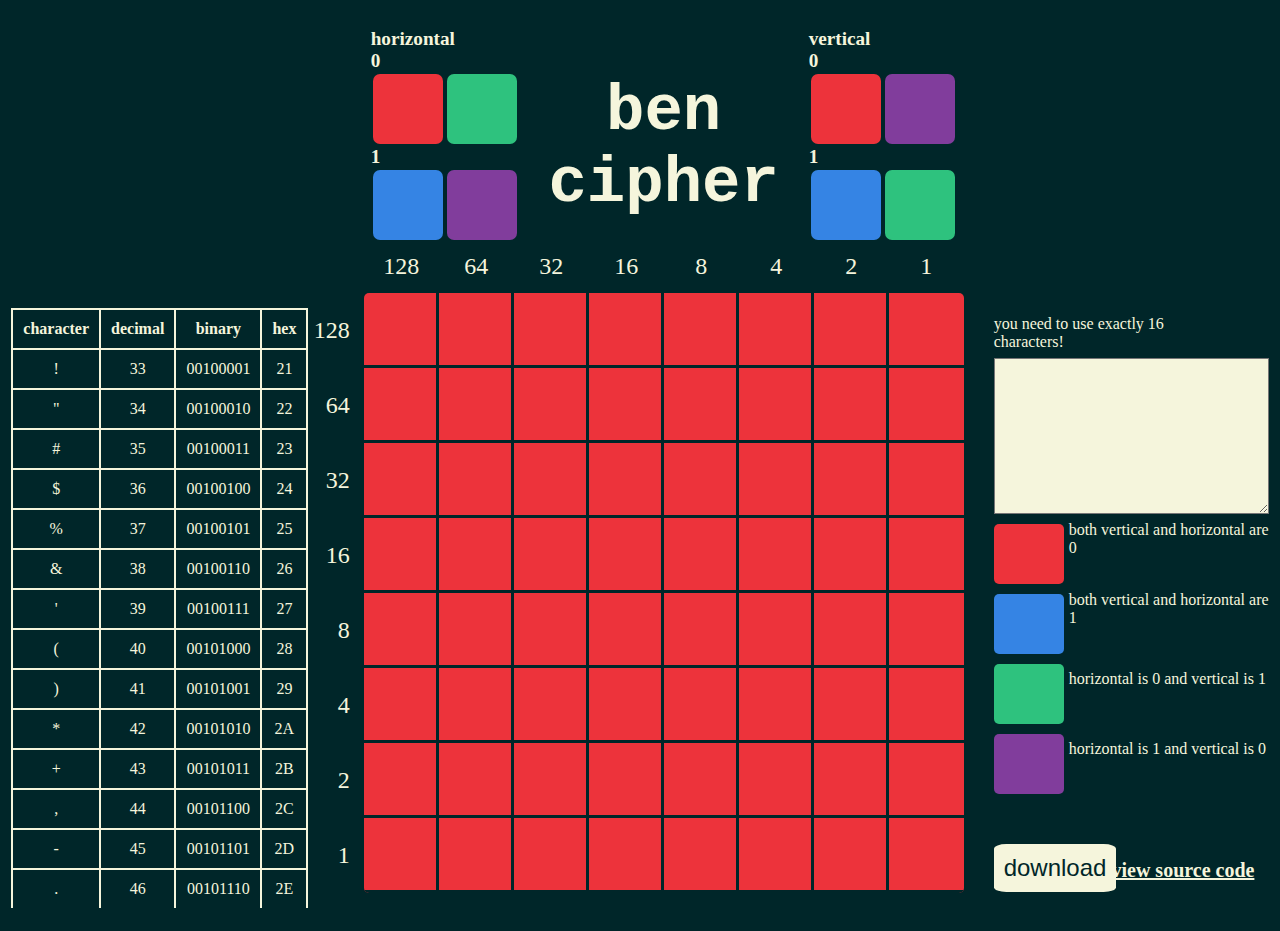
<file: index.html>
<link rel="stylesheet" href="style.css">


<body>

    <div class="h center">

        <input type="color" id="picker" class="picker" />

        <a class="github-link" href="https://github.com/Simcha-Levine/ben_scipher" target="_blank">view source code</a>


        <div class="table_column">
            <div class="table_box">
                <table id="table">
                    <tr class="head">
                        <th>character</th>
                        <th>decimal</th>
                        <th>binary</th>
                        <th>hex</th>
                    </tr>
                </table>
            </div>

        </div>


        <div class="v" id="result">
            <div class="h center" id="key">
                <div class="picker-side">
                    <div class="text">horizontal</div>
                    <div class="text">0</div>
                    <div class="h">
                        <div class="rect_container">
                            <div class="rect color color_picker" data-color-type="0" id="both0"></div>
                        </div>
                        <div class="rect_container">
                            <div class="rect color color_picker" data-color-type="1" id="h0v1"></div>
                        </div>
                    </div>
                    <div class="text">1</div>
                    <div class="h">
                        <div class="rect_container">
                            <div class="rect color color_picker" data-color-type="11" id="both1"></div>
                        </div>
                        <div class="rect_container">
                            <div class="rect color color_picker" data-color-type="10" id="h1v0"></div>
                        </div>
                    </div>
                </div>

                <div class="gap">
                    <h1 class="title" id="title">ben cipher</h1>
                </div>

                <div class="picker-side">
                    <div class="text">vertical</div>
                    <div class="text">0</div>
                    <div class="h">
                        <div class="rect_container">
                            <div class="rect color color_picker" data-color-type="0" id="both0"></div>
                        </div>
                        <div class="rect_container">
                            <div class="rect color color_picker" data-color-type="10" id="h1v0"></div>
                        </div>
                    </div>
                    <div class="text">1</div>
                    <div class="h">
                        <div class="rect_container">
                            <div class="rect color color_picker" data-color-type="11" id="both1"></div>
                        </div>
                        <div class="rect_container">
                            <div class="rect color color_picker" data-color-type="1" id="h0v1"></div>
                        </div>
                    </div>
                </div>

            </div>

            <div class="container">
                <div class="box">
                    <div class="v_numbers">
                        <div class="v_number">128</div>
                        <div class="v_number">64</div>
                        <div class="v_number">32</div>
                        <div class="v_number">16</div>
                        <div class="v_number">8</div>
                        <div class="v_number">4</div>
                        <div class="v_number">2</div>
                        <div class="v_number">1</div>
                    </div>
                    <div class="h_numbers">
                        <div class="h_number">128</div>
                        <div class="h_number">64</div>
                        <div class="h_number">32</div>
                        <div class="h_number">16</div>
                        <div class="h_number">8</div>
                        <div class="h_number">4</div>
                        <div class="h_number">2</div>
                        <div class="h_number">1</div>
                    </div>
                    <div class="grid" id="grid">
                        <div class="row">
                            <div class="cell color" data-color-type="0"></div>
                            <div class="cell color" data-color-type="0"></div>
                            <div class="cell color" data-color-type="0"></div>
                            <div class="cell color" data-color-type="0"></div>
                            <div class="cell color" data-color-type="0"></div>
                            <div class="cell color" data-color-type="0"></div>
                            <div class="cell color" data-color-type="0"></div>
                            <div class="cell color" data-color-type="0"></div>
                        </div>
                        <div class="row">
                            <div class="cell color" data-color-type="0"></div>
                            <div class="cell color" data-color-type="0"></div>
                            <div class="cell color" data-color-type="0"></div>
                            <div class="cell color" data-color-type="0"></div>
                            <div class="cell color" data-color-type="0"></div>
                            <div class="cell color" data-color-type="0"></div>
                            <div class="cell color" data-color-type="0"></div>
                            <div class="cell color" data-color-type="0"></div>
                        </div>
                        <div class="row">
                            <div class="cell color" data-color-type="0"></div>
                            <div class="cell color" data-color-type="0"></div>
                            <div class="cell color" data-color-type="0"></div>
                            <div class="cell color" data-color-type="0"></div>
                            <div class="cell color" data-color-type="0"></div>
                            <div class="cell color" data-color-type="0"></div>
                            <div class="cell color" data-color-type="0"></div>
                            <div class="cell color" data-color-type="0"></div>
                        </div>
                        <div class="row">
                            <div class="cell color" data-color-type="0"></div>
                            <div class="cell color" data-color-type="0"></div>
                            <div class="cell color" data-color-type="0"></div>
                            <div class="cell color" data-color-type="0"></div>
                            <div class="cell color" data-color-type="0"></div>
                            <div class="cell color" data-color-type="0"></div>
                            <div class="cell color" data-color-type="0"></div>
                            <div class="cell color" data-color-type="0"></div>
                        </div>
                        <div class="row">
                            <div class="cell color" data-color-type="0"></div>
                            <div class="cell color" data-color-type="0"></div>
                            <div class="cell color" data-color-type="0"></div>
                            <div class="cell color" data-color-type="0"></div>
                            <div class="cell color" data-color-type="0"></div>
                            <div class="cell color" data-color-type="0"></div>
                            <div class="cell color" data-color-type="0"></div>
                            <div class="cell color" data-color-type="0"></div>
                        </div>
                        <div class="row">
                            <div class="cell color" data-color-type="0"></div>
                            <div class="cell color" data-color-type="0"></div>
                            <div class="cell color" data-color-type="0"></div>
                            <div class="cell color" data-color-type="0"></div>
                            <div class="cell color" data-color-type="0"></div>
                            <div class="cell color" data-color-type="0"></div>
                            <div class="cell color" data-color-type="0"></div>
                            <div class="cell color" data-color-type="0"></div>
                        </div>
                        <div class="row">
                            <div class="cell color" data-color-type="0"></div>
                            <div class="cell color" data-color-type="0"></div>
                            <div class="cell color" data-color-type="0"></div>
                            <div class="cell color" data-color-type="0"></div>
                            <div class="cell color" data-color-type="0"></div>
                            <div class="cell color" data-color-type="0"></div>
                            <div class="cell color" data-color-type="0"></div>
                            <div class="cell color" data-color-type="0"></div>
                        </div>
                        <div class="row">
                            <div class="cell color" data-color-type="0"></div>
                            <div class="cell color" data-color-type="0"></div>
                            <div class="cell color" data-color-type="0"></div>
                            <div class="cell color" data-color-type="0"></div>
                            <div class="cell color" data-color-type="0"></div>
                            <div class="cell color" data-color-type="0"></div>
                            <div class="cell color" data-color-type="0"></div>
                            <div class="cell color" data-color-type="0"></div>
                        </div>
                        <div class="row">
                            <div class="cell color" data-color-type="0"></div>
                            <div class="cell color" data-color-type="0"></div>
                            <div class="cell color" data-color-type="0"></div>
                            <div class="cell color" data-color-type="0"></div>
                            <div class="cell color" data-color-type="0"></div>
                            <div class="cell color" data-color-type="0"></div>
                            <div class="cell color" data-color-type="0"></div>
                            <div class="cell color" data-color-type="0"></div>
                        </div>







                    </div>
                </div>

            </div>
        </div>

        <div class="v editor" id="editor">
            <div class="text_box" id="letters_left">
                you need to use exactly 16 characters!
            </div>
            <textarea class="enter_text" name="text" id="text" rows="5" cols="10"></textarea>

            <div class="h">
                <div class="color_box">
                    <div class="explain_color color color_picker" data-color-type="0" id="explain_00"></div>
                </div>
                <div class="text_box">both vertical and horizontal are 0</div>
            </div>

            <div class="h">
                <div class="color_box">
                    <div class="explain_color color color_picker" data-color-type="11" id="explain_11"></div>
                </div>
                <div class="text_box">both vertical and horizontal are 1</div>
            </div>

            <div class="h">
                <div class="color_box">
                    <div class="explain_color color color_picker" data-color-type="1" id="explain_01"></div>
                </div>
                <div class="text_box">horizontal is 0 and vertical is 1</div>
            </div>

            <div class="h">
                <div class="color_box">
                    <div class="explain_color color color_picker" data-color-type="10" id="explain_10"></div>
                </div>
                <div class="text_box">horizontal is 1 and vertical is 0</div>
            </div>

            <div class="button_box">
                <button id="download">
                    download
                </button>

                <dialog id="dialog" class="dialog">
                    <div class="text" id="preview_text">preview: </div>
                    <div id="preview"></div>
                    <button class="dialog_button" id='close'>close</button>
                    <button class="dialog_button" id='proceed'>download</button>
                </dialog>

            </div>

        </div>
    </div>



</body>

<script src="cookies.js"></script>
<script src="create_svg.js"></script>
<script src="functions.js"></script>
<script src="script.js"></script>
</file>
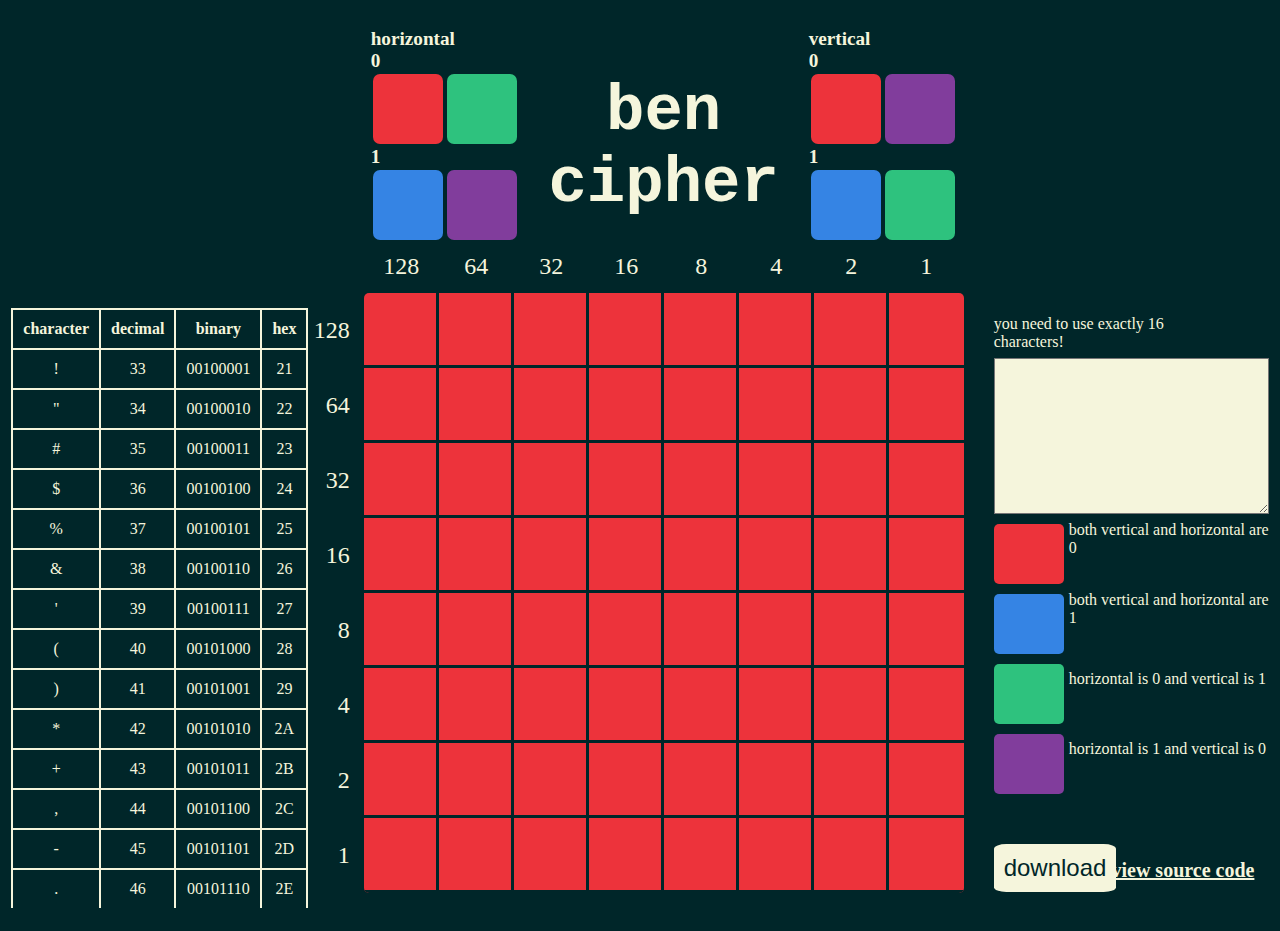
<file: bencipher.html>
<style>
    body {
        background-color: rgb(0, 38, 41);
    }

    .v {
        display: flex;
        flex-direction: column;
    }

    .h {
        display: flex;
        flex-direction: row;
    }

    .center {
        justify-content: center;
    }

    .picker-side {
        padding: 20px;
    }

    .gap {
        width: 250px;
    }

    .rect_container {
        padding: 2px;
    }

    .rect {
        width: 70;
        height: 70;
        background-color: blueviolet;
        border-radius: 10%;
    }

    .title {
        color: beige;
        font-size: 400%;
        font-weight: bold;
        text-align: center;
        font-family: 'Courier New', Courier, monospace;
        padding-top: 10%;
    }

    .text {
        font-size: 120%;
        font-weight: bold;
        color: beige;
    }

    .text_box {
        width: 200px;
        color: beige;
        align-content: center;
        height: 50px;
    }

    .enter_text {
        font-size: 200%;
        color: rgb(0, 38, 41);
        background-color: beige;
    }

    .container {
        padding: 30px;
    }

    .grid {
        width: 600;
        height: 600;
        border-radius: 5px;
        overflow: hidden;
    }

    .row {
        height: 12.5%;
        display: flex;
        flex-direction: row;
    }

    .cell {
        height: 100%;
        width: 12.5%;
        outline-style: solid;
        outline-color: rgb(0, 38, 41);
        background-color: blueviolet;
    }

    .box {
        position: relative;
    }

    .v_numbers {
        display: flex;
        flex-direction: row;
        position: absolute;
        top: -40;
        width: 100%;
    }

    .v_number {
        color: beige;
        font-size: 150%;
        width: 12.5%;
        text-align: center;
    }

    .h_numbers {
        display: flex;
        flex-direction: column;
        position: absolute;
        left: -50;
        height: 100%;
    }

    .h_number {
        color: beige;
        font-size: 150%;
        height: 12.5%;
        text-align: end;
        align-content: center;
    }

    .editor {
        padding-top: 300px;
    }

    .explain_color {
        width: 70px;
        height: 60px;
        padding: 0px;
        border: none;
        border-radius: 5px;
        background-color: blueviolet;

        margin-top: 10px;
        margin-right: 5px;
        box-sizing: border-box;
    }

    .cell {
        transition: transform 0.2s, box-shadow 0.2s ease;
    }

    .cell:hover {
        transform: translateZ(5px);
        z-index: 1;
        box-shadow: 0 0 10px 5px;
    }

    .cell.hold {
        transform: translateZ(5px);
        z-index: 1;
        box-shadow: 0 0 10px 5px;
        border: solid beige;
    }

    .color_picker:hover {
        box-shadow: 0 0 30px 10px beige;
        transform: translateZ(5px);
    }

    .explain_color.hold {
        box-shadow: 0 0 20px 5px beige;
        border: solid beige;
    }

    .explain_color.hold:hover {
        filter: brightness(80%);
    }

    .picker {
        display: none;
        width: 100px;
        height: 100px;
        background-color: aqua;
    }

    .table_column {
        padding-top: 300px;
        padding-right: 2%;
    }

    .table_box {
        overflow: scroll;
        max-height: 600px;
    }

    .table_box::-webkit-scrollbar {
        display: none;
    }

    th,
    td {
        padding: 10px;
        text-align: center;
    }

    th {
        position: sticky;
        top: 0;
        background-color: rgb(0, 38, 41);
        border: 1px solid beige;
        z-index: 2;
    }

    table,
    td {
        border: 1px solid beige;
        border-collapse: separate;
        border-spacing: 0;
        color: beige;
    }

    #download {
        padding: 10px;
        font-size: 150%;
        margin-top: 50px;
        background-color: beige;
        border: none;
        border-radius: 10%;
        color: rgb(0, 38, 41);
    }

    #download:hover {
        background-color: rgb(0, 38, 41);
        border: none;
        border-radius: 10%;
        color: beige;
        border: solid beige;
    }

    .dialog_button {
        padding: 5px;
        margin-top: 10px;
        margin-left: 20px;
        font-size: 150%;
        border: solid beige;
        color: rgb(0, 38, 41);
        border-radius: 10px;
    }

    .dialog_button:hover {
        color: beige;
        background-color: rgb(0, 38, 41);
    }

    .dialog {
        background-color: rgb(0, 38, 41);
        border: solid beige;
        border-radius: 20px;
    }

    .github-link {
        position: absolute;
        bottom: 2%;
        right: 2%;
        color: beige;
        font-size: 20px;
        font-weight: bold;
    }
</style>

<body>

    <div class="h center">

        <input type="color" id="picker" class="picker" />

        <a class="github-link" href="https://github.com/Simcha-Levine/ben_scipher" target="_blank">view source code</a>


        <div class="table_column">
            <div class="table_box">
                <table id="table">
                    <tr class="head">
                        <th>character</th>
                        <th>decimal</th>
                        <th>binary</th>
                        <th>hex</th>
                    </tr>
                </table>
            </div>

        </div>


        <div class="v" id="result">
            <div class="h center" id="key">
                <div class="picker-side">
                    <div class="text">horizontal</div>
                    <div class="text">0</div>
                    <div class="h">
                        <div class="rect_container">
                            <div class="rect color color_picker" data-color-type="0" id="both0"></div>
                        </div>
                        <div class="rect_container">
                            <div class="rect color color_picker" data-color-type="1" id="h0v1"></div>
                        </div>
                    </div>
                    <div class="text">1</div>
                    <div class="h">
                        <div class="rect_container">
                            <div class="rect color color_picker" data-color-type="11" id="both1"></div>
                        </div>
                        <div class="rect_container">
                            <div class="rect color color_picker" data-color-type="10" id="h1v0"></div>
                        </div>
                    </div>
                </div>

                <div class="gap">
                    <h1 class="title" id="title">ben cipher</h1>
                </div>

                <div class="picker-side">
                    <div class="text">vertical</div>
                    <div class="text">0</div>
                    <div class="h">
                        <div class="rect_container">
                            <div class="rect color color_picker" data-color-type="0" id="both0"></div>
                        </div>
                        <div class="rect_container">
                            <div class="rect color color_picker" data-color-type="10" id="h1v0"></div>
                        </div>
                    </div>
                    <div class="text">1</div>
                    <div class="h">
                        <div class="rect_container">
                            <div class="rect color color_picker" data-color-type="11" id="both1"></div>
                        </div>
                        <div class="rect_container">
                            <div class="rect color color_picker" data-color-type="1" id="h0v1"></div>
                        </div>
                    </div>
                </div>

            </div>

            <div class="container">
                <div class="box">
                    <div class="v_numbers">
                        <div class="v_number">128</div>
                        <div class="v_number">64</div>
                        <div class="v_number">32</div>
                        <div class="v_number">16</div>
                        <div class="v_number">8</div>
                        <div class="v_number">4</div>
                        <div class="v_number">2</div>
                        <div class="v_number">1</div>
                    </div>
                    <div class="h_numbers">
                        <div class="h_number">128</div>
                        <div class="h_number">64</div>
                        <div class="h_number">32</div>
                        <div class="h_number">16</div>
                        <div class="h_number">8</div>
                        <div class="h_number">4</div>
                        <div class="h_number">2</div>
                        <div class="h_number">1</div>
                    </div>
                    <div class="grid" id="grid">
                        <div class="row">
                            <div class="cell color" data-color-type="0"></div>
                            <div class="cell color" data-color-type="0"></div>
                            <div class="cell color" data-color-type="0"></div>
                            <div class="cell color" data-color-type="0"></div>
                            <div class="cell color" data-color-type="0"></div>
                            <div class="cell color" data-color-type="0"></div>
                            <div class="cell color" data-color-type="0"></div>
                            <div class="cell color" data-color-type="0"></div>
                        </div>
                        <div class="row">
                            <div class="cell color" data-color-type="0"></div>
                            <div class="cell color" data-color-type="0"></div>
                            <div class="cell color" data-color-type="0"></div>
                            <div class="cell color" data-color-type="0"></div>
                            <div class="cell color" data-color-type="0"></div>
                            <div class="cell color" data-color-type="0"></div>
                            <div class="cell color" data-color-type="0"></div>
                            <div class="cell color" data-color-type="0"></div>
                        </div>
                        <div class="row">
                            <div class="cell color" data-color-type="0"></div>
                            <div class="cell color" data-color-type="0"></div>
                            <div class="cell color" data-color-type="0"></div>
                            <div class="cell color" data-color-type="0"></div>
                            <div class="cell color" data-color-type="0"></div>
                            <div class="cell color" data-color-type="0"></div>
                            <div class="cell color" data-color-type="0"></div>
                            <div class="cell color" data-color-type="0"></div>
                        </div>
                        <div class="row">
                            <div class="cell color" data-color-type="0"></div>
                            <div class="cell color" data-color-type="0"></div>
                            <div class="cell color" data-color-type="0"></div>
                            <div class="cell color" data-color-type="0"></div>
                            <div class="cell color" data-color-type="0"></div>
                            <div class="cell color" data-color-type="0"></div>
                            <div class="cell color" data-color-type="0"></div>
                            <div class="cell color" data-color-type="0"></div>
                        </div>
                        <div class="row">
                            <div class="cell color" data-color-type="0"></div>
                            <div class="cell color" data-color-type="0"></div>
                            <div class="cell color" data-color-type="0"></div>
                            <div class="cell color" data-color-type="0"></div>
                            <div class="cell color" data-color-type="0"></div>
                            <div class="cell color" data-color-type="0"></div>
                            <div class="cell color" data-color-type="0"></div>
                            <div class="cell color" data-color-type="0"></div>
                        </div>
                        <div class="row">
                            <div class="cell color" data-color-type="0"></div>
                            <div class="cell color" data-color-type="0"></div>
                            <div class="cell color" data-color-type="0"></div>
                            <div class="cell color" data-color-type="0"></div>
                            <div class="cell color" data-color-type="0"></div>
                            <div class="cell color" data-color-type="0"></div>
                            <div class="cell color" data-color-type="0"></div>
                            <div class="cell color" data-color-type="0"></div>
                        </div>
                        <div class="row">
                            <div class="cell color" data-color-type="0"></div>
                            <div class="cell color" data-color-type="0"></div>
                            <div class="cell color" data-color-type="0"></div>
                            <div class="cell color" data-color-type="0"></div>
                            <div class="cell color" data-color-type="0"></div>
                            <div class="cell color" data-color-type="0"></div>
                            <div class="cell color" data-color-type="0"></div>
                            <div class="cell color" data-color-type="0"></div>
                        </div>
                        <div class="row">
                            <div class="cell color" data-color-type="0"></div>
                            <div class="cell color" data-color-type="0"></div>
                            <div class="cell color" data-color-type="0"></div>
                            <div class="cell color" data-color-type="0"></div>
                            <div class="cell color" data-color-type="0"></div>
                            <div class="cell color" data-color-type="0"></div>
                            <div class="cell color" data-color-type="0"></div>
                            <div class="cell color" data-color-type="0"></div>
                        </div>
                        <div class="row">
                            <div class="cell color" data-color-type="0"></div>
                            <div class="cell color" data-color-type="0"></div>
                            <div class="cell color" data-color-type="0"></div>
                            <div class="cell color" data-color-type="0"></div>
                            <div class="cell color" data-color-type="0"></div>
                            <div class="cell color" data-color-type="0"></div>
                            <div class="cell color" data-color-type="0"></div>
                            <div class="cell color" data-color-type="0"></div>
                        </div>







                    </div>
                </div>

            </div>
        </div>

        <div class="v editor" id="editor">
            <div class="text_box" id="letters_left">
                you need to use exactly 16 characters!
            </div>
            <textarea class="enter_text" name="text" id="text" rows="5" cols="10"></textarea>

            <div class="h">
                <div class="color_box">
                    <div class="explain_color color color_picker" data-color-type="0" id="explain_00"></div>
                </div>
                <div class="text_box">both vertical and horizontal are 0</div>
            </div>

            <div class="h">
                <div class="color_box">
                    <div class="explain_color color color_picker" data-color-type="11" id="explain_11"></div>
                </div>
                <div class="text_box">both vertical and horizontal are 1</div>
            </div>

            <div class="h">
                <div class="color_box">
                    <div class="explain_color color color_picker" data-color-type="1" id="explain_01"></div>
                </div>
                <div class="text_box">horizontal is 0 and vertical is 1</div>
            </div>

            <div class="h">
                <div class="color_box">
                    <div class="explain_color color color_picker" data-color-type="10" id="explain_10"></div>
                </div>
                <div class="text_box">horizontal is 1 and vertical is 0</div>
            </div>

            <div class="button_box">
                <button id="download">
                    download
                </button>

                <dialog id="dialog" class="dialog">
                    <div class="text" id="preview_text">preview: </div>
                    <div id="preview"></div>
                    <button class="dialog_button" id='close'>close</button>
                    <button class="dialog_button" id='proceed'>download</button>
                </dialog>

            </div>

        </div>
    </div>



</body>

<script>
    function setMapCookie(name, map) {
        const jsonString = JSON.stringify(Object.fromEntries(map));
        let expires = "";
        const date = new Date();
        date.setTime(date.getTime() + 7 * 24 * 60 * 60 * 1000);
        expires = "; expires=" + date.toUTCString();
        document.cookie = `${name}=${encodeURIComponent(jsonString)}${expires}; path=/; SameSite=Lax`;
    }

    function getMapFromCookie(name) {
        const cookies = document.cookie.split("; ");
        const cookie = cookies.find(row => row.startsWith(name + "="));
        if (cookie) {
            const value = decodeURIComponent(cookie.split("=")[1]);
            const parsedObject = JSON.parse(value);

            return new Map(
                Object.entries(parsedObject).map(([key, val]) => [isNaN(key) ? key : parseInt(key, 10), val])
            );
        }
        return new Map();
    }

    function setStringCookie(name, value) {
        let expires = "";
        const date = new Date();
        date.setTime(date.getTime() + 7 * 24 * 60 * 60 * 1000)
        expires = `; expires=${date.toUTCString()}`;
        document.cookie = `${name}=${encodeURIComponent(value)}${expires}; path=/; SameSite=Lax`;
    }

    function getStringCookie(name) {
        const cookies = document.cookie.split("; ");
        const cookie = cookies.find(row => row.startsWith(name + "="));
        if (cookie) {
            return decodeURIComponent(cookie.split("=")[1]);
        }
        return ""
    }

    function svg(content, width, height) {
        return `
    <svg width="${width}" height="${height}"  
    xmlns:sodipodi="http://sodipodi.sourceforge.net/DTD/sodipodi-0.dtd"
    xmlns="http://www.w3.org/2000/svg">${content}
    </svg>`
    }


    function rect(color, stroke, stroke_width, id, width, height, x, y) {
        return `
      <rect
        style="fill:${color};stroke:${stroke};stroke-width:${stroke_width};"
        id="rect${id}"
        width="${width}%"
        height="${height}%"
        x="${x}%"
        y="${y}%" />`
    }

    function grid(size, color_map, stroke, stroke_width, cipher_grid) {
        let grid = ""
        let percentage = 1 / size * 100
        let i = 0
        for (let x = 0; x < size; x++) {
            for (let y = 0; y < size; y++) {
                grid += rect(
                    color_map.get(cipher_grid[y][x]),
                    stroke, stroke_width,
                    i++,
                    percentage, percentage,
                    x * percentage, y * percentage)
            }
        }

        return grid
    }

    function create_svg(color_map, cipher_grid) {
        return svg(
            grid(8, color_map, 'rgb(0, 38, 41)', 2.5, cipher_grid)
            + rect('#00000000', 'rgb(0, 38, 41)',
                5,
                'Frame',
                100, 100,
                0, 0),
            500, 500)
    }

    function get_cell(cells, x, y) {
        return cells[x + y * size]
    }

    function update_text(text) {
        document.getElementById('text').value = text
        setStringCookie('text', text)
    }

    function get_grid(text) {

        let left = 16 - text.length
        if (left > 0) {
            text = text + '\0'.repeat(left)
        }

        let grid = []

        let i = 0
        for (let y = 0; y < 8; y++) {
            let letter_bin = text.charCodeAt(i++).toString(2).padStart(8, '0')
            let row = []
            for (let x = 0; x < 8; x++) {
                if (letter_bin[x] == '0') {
                    row.push(0)
                } else {
                    row.push(10)
                }
            }
            grid.push(row)
        }

        for (let x = 0; x < 8; x++) {
            let letter_bin = text.charCodeAt(i++).toString(2).padStart(8, '0')
            for (let y = 0; y < 8; y++) {
                if (letter_bin[y] == '1') {
                    grid[y][x] += 1
                }
            }
        }

        return grid
    }

    function fill_grid(cells, text, color_map) {
        let grid = get_grid(text)

        for (let y = 0; y < 8; y++) {
            for (let x = 0; x < 8; x++) {

                get_cell(cells, x, y).dataset.colorType = grid[y][x]
            }
        }
        update_colors()
    }

    function unravel_grid(cells) {
        let i = 0
        let text = ""
        for (let y = 0; y < 8; y++) {
            let letter = ""
            for (let x = 0; x < 8; x++) {
                letter += Math.floor(parseInt(get_cell(cells, x, y).dataset.colorType, 10) / 10)
            }
            text += String.fromCharCode(parseInt(letter, 2))
        }

        for (let x = 0; x < 8; x++) {
            let letter = ""
            for (let y = 0; y < 8; y++) {
                letter += parseInt(get_cell(cells, x, y).dataset.colorType, 10) % 10
            }
            text += String.fromCharCode(parseInt(letter, 2))
        }

        return text
    }

    function make_row(char, dec, bin, hex) {
        return `
            <tr>
                <td>${char}</td>
                <td>${dec}</td>
                <td>${bin}</td>
                <td>${hex}</td>
            </tr>`
    }

    function generate_ascii_table() {
        let table = document.getElementById("table")

        for (let i = 33; i < 127; i++) {
            const char = String.fromCharCode(i)
            const decimal = i
            const binary = i.toString(2).padStart(8, '0');
            const hex = i.toString(16).toUpperCase()

            table.innerHTML += make_row(char, decimal, binary, hex)
        }
    }

    function update_colors() {
        document.querySelectorAll(`.color`).forEach((element) => {
            element.style.background = color_map.get(parseInt(element.dataset.colorType, 10))
        })
    }

    function downloadString(text, fileType, fileName) {
        var blob = new Blob([text], { type: fileType });

        var a = document.createElement('a');
        a.download = fileName;
        a.href = URL.createObjectURL(blob);
        a.dataset.downloadurl = [fileType, a.download, a.href].join(':');
        a.style.display = "none";
        document.body.appendChild(a);
        a.click();
        document.body.removeChild(a);
        setTimeout(function () { URL.revokeObjectURL(a.href); }, 1500);
    }

    function setup_download_dialog() {

        document.getElementById('download').addEventListener('click', (e) => {
            const name = document.getElementById('text').value
            document.getElementById('dialog').showModal()
            document.getElementById('preview').innerHTML = create_svg(color_map, get_grid(text_area.value))
            document.getElementById('preview_text').innerText = `'${name}.svg'`

        })

        document.getElementById('close').addEventListener('click', (e) => {
            document.getElementById('dialog').close()
        })

        document.getElementById('proceed').addEventListener('click', (e) => {
            const name = document.getElementById('text').value
            downloadString(create_svg(color_map, get_grid(text_area.value)), 'svg', `${name}.svg`)
            document.getElementById('dialog').close()
        })
    }

    function reset_holds() {
        last_cell.classList.remove('hold')
        document.getElementById('explain_00').classList.remove('hold')
        document.getElementById('explain_11').classList.remove('hold')
        document.getElementById('explain_01').classList.remove('hold')
        document.getElementById('explain_10').classList.remove('hold')
        last_cell = null
    }

    let last_color = 0
    let last_cell = null
    function setup_color_listeners() {

        document.getElementById('picker').addEventListener('change', (event) => {
            color_map.set(last_color, event.target.value)

            update_colors()
            setMapCookie('color_map', color_map, 7)

        })

        window.addEventListener('click', (event) => {


            if (last_cell != null) {
                if (event.target.classList.contains('explain_color')) {
                    last_cell.dataset.colorType = event.target.dataset.colorType
                    update_colors()
                    update_text(unravel_grid(cells))
                }
                reset_holds()
            }
            else if (event.target.classList.contains('color_picker')) {

                document.getElementById(`picker`).showPicker()
                last_color = parseInt(event.target.dataset.colorType, 10)
            }
            else if (event.target.classList.contains('cell')) {
                last_cell = event.target;
                last_cell.classList.add('hold')
                document.getElementById('explain_00').classList.add('hold')
                document.getElementById('explain_11').classList.add('hold')
                document.getElementById('explain_01').classList.add('hold')
                document.getElementById('explain_10').classList.add('hold')
            }
        })
    }

    let size = 8
    let percentage = 1 / size * 100

    let cells = document.querySelectorAll(".cell")
    let text_area = document.getElementById('text')
    let letters_left = document.getElementById('letters_left')
    let original_text = letters_left.innerText


    let color_map = getMapFromCookie('color_map')
    if (color_map.size == 0) {
        console.log("once and no more")
        color_map.set(0, '#ed333b')
        color_map.set(11, '#3584e4')
        color_map.set(1, '#2ec27e')
        color_map.set(10, '#813d9c')
    }

    update_text(getStringCookie('text'))

    text_area.addEventListener('input', (e) => {
        if (text_area.value.length == 0) {
            letters_left.innerText = original_text
        } else {
            letters_left.innerText = `you have ${16 - text_area.value.length} left`
        }

        fill_grid(cells, text_area.value, color_map)
        setStringCookie('text', text_area.value)
    })

    document.getElementById('title').addEventListener('mouseover', (e) => {
        e.target.innerText = 'bill cipher'

        setTimeout(() => {
            e.target.innerText = "ben cipher";
        }, 200);
    })

    setup_color_listeners()
    setup_download_dialog()
    generate_ascii_table()
    fill_grid(cells, text_area.value, color_map)
</script>
</file>
<file: style.css>
body {
    background-color: rgb(0, 38, 41);
}

.v {
    display: flex;
    flex-direction: column;
}

.h {
    display: flex;
    flex-direction: row;
}

.center {
    justify-content: center;
}

.picker-side {
    padding: 20px;
}

.gap {
    width: 250px;
}

.rect_container {
    padding: 2px;
}

.rect {
    width: 70;
    height: 70;
    background-color: blueviolet;
    border-radius: 10%;
}

.title {
    color: beige;
    font-size: 400%;
    font-weight: bold;
    text-align: center;
    font-family: 'Courier New', Courier, monospace;
    padding-top: 10%;
}

.text {
    font-size: 120%;
    font-weight: bold;
    color: beige;
}

.text_box {
    width: 200px;
    color: beige;
    align-content: center;
    height: 50px;
}

.enter_text {
    font-size: 200%;
    color: rgb(0, 38, 41);
    background-color: beige;
}

.container {
    padding: 30px;
}

.grid {
    width: 600;
    height: 600;
    border-radius: 5px;
    overflow: hidden;
}

.row {
    height: 12.5%;
    display: flex;
    flex-direction: row;
}

.cell {
    height: 100%;
    width: 12.5%;
    outline-style: solid;
    outline-color: rgb(0, 38, 41);
    background-color: blueviolet;
}

.box {
    position: relative;
}

.v_numbers {
    display: flex;
    flex-direction: row;
    position: absolute;
    top: -40;
    width: 100%;
}

.v_number {
    color: beige;
    font-size: 150%;
    width: 12.5%;
    text-align: center;
}

.h_numbers {
    display: flex;
    flex-direction: column;
    position: absolute;
    left: -50;
    height: 100%;
}

.h_number {
    color: beige;
    font-size: 150%;
    height: 12.5%;
    text-align: end;
    align-content: center;
}

.editor {
    padding-top: 300px;
}

.explain_color {
    width: 70px;
    height: 60px;
    padding: 0px;
    border: none;
    border-radius: 5px;
    background-color: blueviolet;

    margin-top: 10px;
    margin-right: 5px;
    box-sizing: border-box;
}

.cell {
    transition: transform 0.2s, box-shadow 0.2s ease;
}

.cell:hover {
    transform: translateZ(5px);
    z-index: 1;
    box-shadow: 0 0 10px 5px;
}

.cell.hold {
    transform: translateZ(5px);
    z-index: 1;
    box-shadow: 0 0 10px 5px;
    border: solid beige;
}

.color_picker:hover {
    box-shadow: 0 0 30px 10px beige;
    transform: translateZ(5px);
}

.explain_color.hold {
    box-shadow: 0 0 20px 5px beige;
    border: solid beige;
}

.explain_color.hold:hover {
    filter: brightness(80%);
}

.picker {
    display: none;
    width: 100px;
    height: 100px;
    background-color: aqua;
}

.table_column {
    padding-top: 300px;
    padding-right: 2%;
}

.table_box {
    overflow: scroll;
    max-height: 600px;
}

.table_box::-webkit-scrollbar {
    display: none;
}

th,
td {
    padding: 10px;
    text-align: center;
}

th {
    position: sticky;
    top: 0;
    background-color: rgb(0, 38, 41);
    border: 1px solid beige;
    z-index: 2;
}

table,
td {
    border: 1px solid beige;
    border-collapse: separate;
    border-spacing: 0;
    color: beige;
}

#download {
    padding: 10px;
    font-size: 150%;
    margin-top: 50px;
    background-color: beige;
    border: none;
    border-radius: 10%;
    color: rgb(0, 38, 41);
}

#download:hover {
    background-color: rgb(0, 38, 41);
    border: none;
    border-radius: 10%;
    color: beige;
    border: solid beige;
}

.dialog_button {
    padding: 5px;
    margin-top: 10px;
    margin-left: 20px;
    font-size: 150%;
    border: solid beige;
    color: rgb(0, 38, 41);
    border-radius: 10px;
}

.dialog_button:hover {
    color: beige;
    background-color: rgb(0, 38, 41);
}

.dialog {
    background-color: rgb(0, 38, 41);
    border: solid beige;
    border-radius: 20px;
}

.github-link {
    position: absolute;
    bottom: 2%;
    right: 2%;
    color: beige;
    font-size: 20px;
    font-weight: bold;
}
</file>
